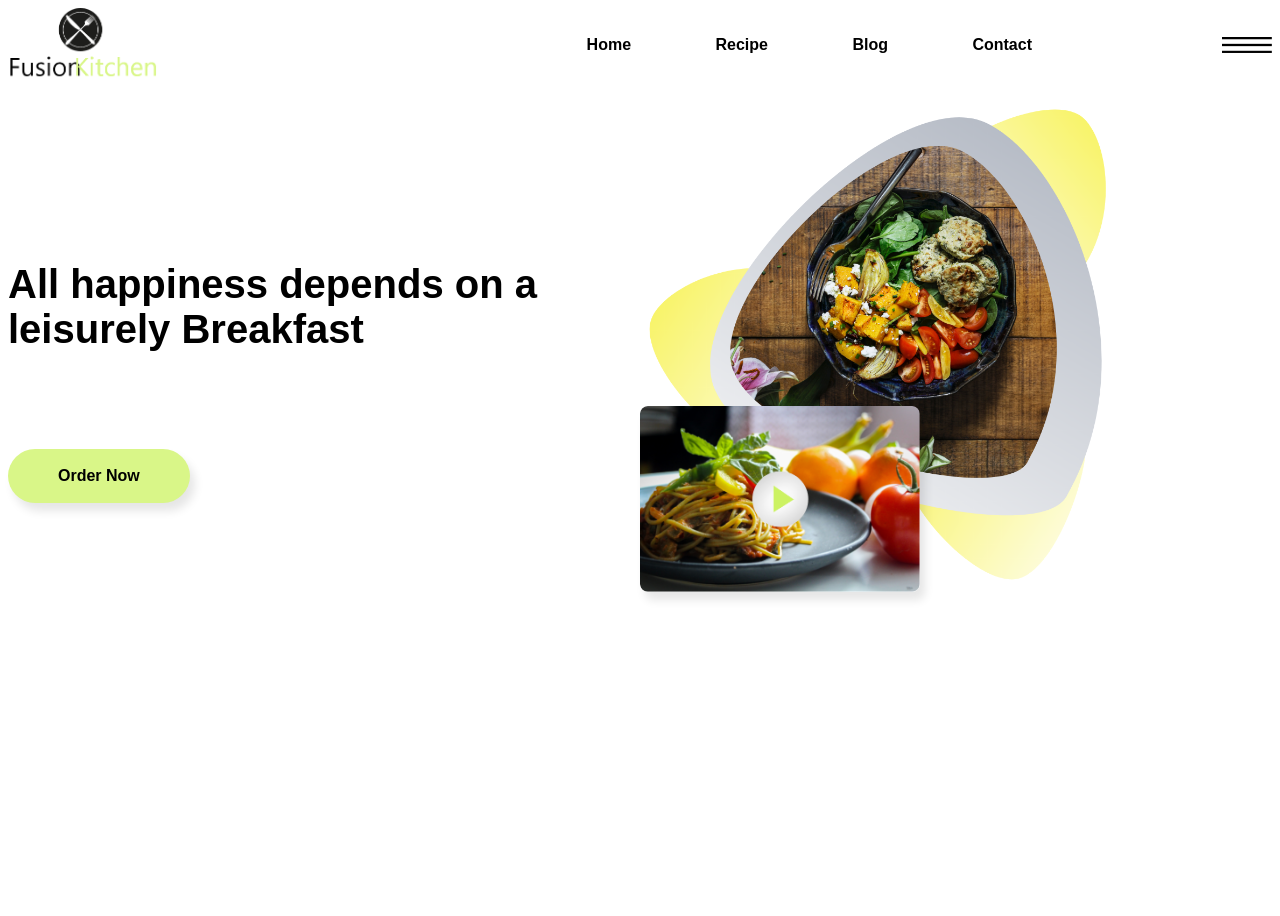
<file: Project2/index.html>
<!DOCTYPE html>
<html lang="en">
<head>
    <meta charset="UTF-8">
    <meta name="viewport" content="width=device-width, initial-scale=1.0">
    <link rel="stylesheet" href="index2.css">
    <title>Document</title>
</head>
<body>
    <div class="hero">
        <nav>
            <img src="images/logo.png" class="logo">
            <ul>
                <li><a href="#">Home</a></li>
                 <li><a href="#">Recipe</a></li>
                  <li><a href="#">Blog</a></li>
                   <li><a href="#">Contact</a></li>
            </ul>
            <img src="images/menu.png" class="menu">
        </nav>
        <div class="row">
            <div class="col">
                <h1>All happiness depends on a <br>leisurely Breakfast</h1>
                <a href="#">Order Now</a>

            </div>
            <div class="col">
                <img src="images/pic1.png" class="img">
                <img src="images/pic2.png" class="thumbnail-img">
            </div>
        </div>
    </div>
</body>
</html>
</file>
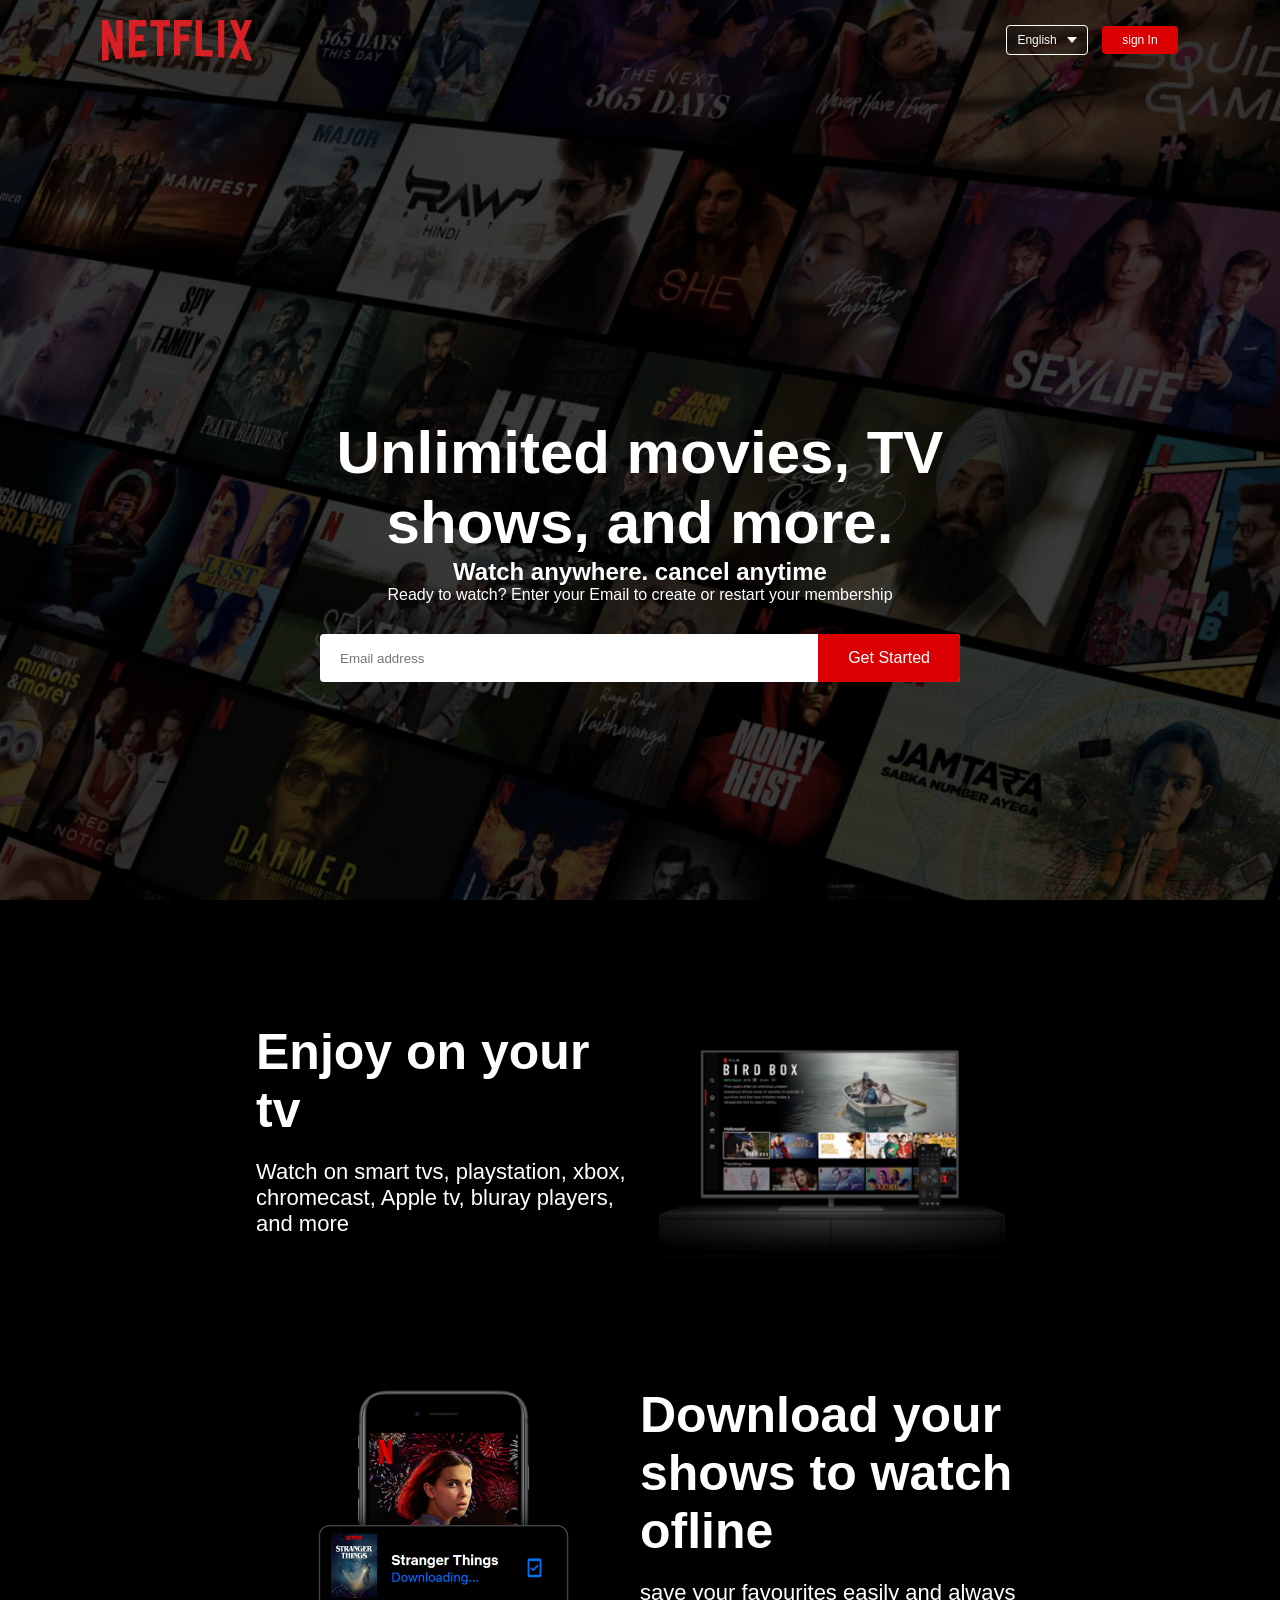
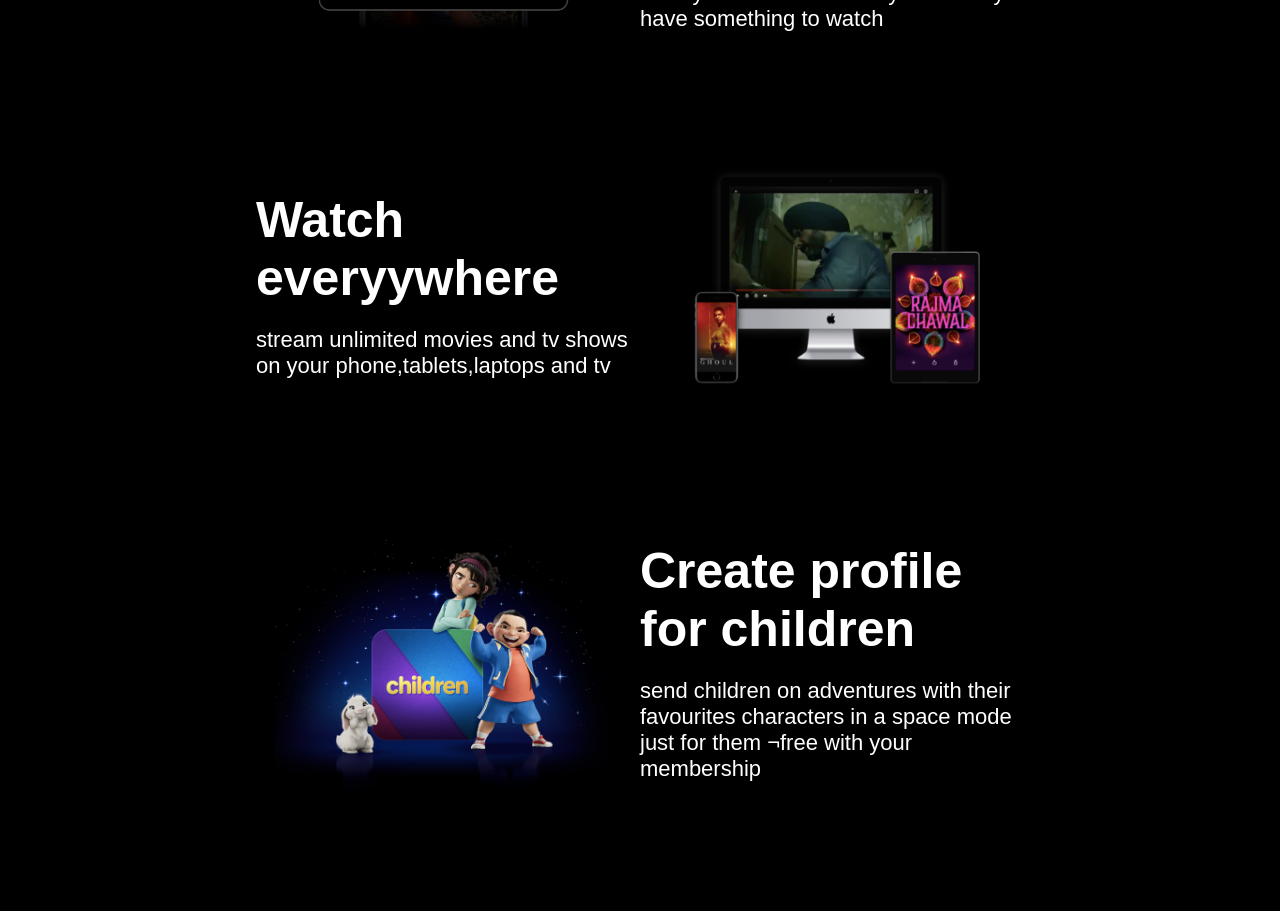
<file: project3/index3.html>
<!DOCTYPE html>
<html lang="en">
<head>
    <meta charset="UTF-8">
    <meta name="viewport" content="width=device-width, initial-scale=1.0">
    <link rel="stylesheet" href="index3.css">
    <title>Netflix</title>
</head>
<body>
    <div class="header">
        <nav>
            <img src="images/logo.png" class="logo">
            <div>
                <button class="language-btn">English <img src="images/down-icon.png" ></button>
                <button>sign In</button>
            </div>
        </nav>
        <div class="header-content">
            <h1>Unlimited movies, TV shows, and more.</h1>
            <h2>Watch anywhere. cancel anytime</h2>
            <p>Ready to watch? Enter your Email to create or restart your membership</p>
            <form class="Email-signup">
                <input type="email" placeholder="Email address" required>
                <button type="submit">Get Started</button>
            </form>
        </div>
    </div>

    <div class="features">
        <div class="rows">
            <div class="txt-col">
                <h2>Enjoy on your tv</h2>
                <p>Watch on smart tvs, playstation, xbox, chromecast, Apple tv, bluray players, and more</p>
            </div>
            <div class="img-col">
                <img src="images/feature-1.png" >
            </div>
        </div>
        <div class="rows">
             <div class="img-col">
                <img src="images/feature-2.png" >
            </div>
            <div class="txt-col">
                <h2>Download your shows to watch ofline</h2>
                <p>save your favourites easily and always have something to watch </p>
            </div>
           
        </div>
        <div class="rows">
            <div class="txt-col">
                <h2>Watch everyywhere</h2>
                <p>stream unlimited movies and tv shows on your phone,tablets,laptops and tv</p>
            </div>
            <div class="img-col">
                <img src="images/feature-3.png" >
            </div>

        </div>
        <div class="rows">
             <div class="img-col">
                <img src="images/feature-4.png" >
            </div>
            <div class="txt-col">
                <h2>Create profile for children</h2>
                <p>send children on adventures with their favourites characters in a space mode just for them ¬free with your membership </p>
            </div>
        
        </div>
    </div>

   
</body>
</html>
</file>
<file: Project2/index2.css>
*{
    margin: 10;
    padding: 10;
    font-family: 'poppins' , sans-serif;
}
.hero{
    width: 100%;
    height: 100vh;
    padding: 20px 10;
}
nav{
    width: 100%;
    display: flex;
    align-items: center;
    justify-content: space-between;
}
nav .logo{
    width: 150px;
    cursor: pointer;
}
nav .menu{
    width: 50px;
    cursor: pointer;
}
nav ul{
    flex: 1;
    text-align: right;
    margin-right: 150px;
}
nav ul li{
    list-style: none;
    display: inline-block;
    margin: 10px 30px;
}
nav ul li a{
    text-decoration: none;
    color: #000;
    font-weight: 700;
    position: relative;
    padding: 10px; 
}
nav ul li a::before{
    content: '';
    width: 100%;
    height: 0;
    background: #d9f688;
    position: absolute;
    z-index: -1;
    left: 0;
    bottom: -5px;
    border-bottom-left-radius: 8px;
    border-bottom-right-radius: 8px;
    transition: 0.5s;
}
nav ul li a:hover:before{
    height: 85px;
}
.row{
    display: flex;
    flex-wrap: wrap;
}
.col{
    flex-basis: 50%;
    position: relative; 
}
.img{
    width: 80%;
    margin-top: 10px;
}
.thumbnail-img{
    width: 280px;
    position: absolute;
    bottom: 10px;
    left: 0;
    border-radius: 8px;
    box-shadow: 5px 8px 10px rgba(0, 0, 0, 0.1);
}
.col h1{
    margin-top: 180px;
    font-size: 40px;
    font-weight: 600;
}
.col a{
    text-decoration: none;
    padding: 18px 50px;
    border-radius: 30px;
    background: #d9f688;
    display: inline-block;
    color: #000;
    font-weight: 700;
    margin-top: 70px;
    box-shadow: 5px 8px 10px rgba(0, 0, 0, 0.1);
}
</file>
<file: project3/index3.css>
*{
    margin: 0;
    padding: 0;
    font-family: 'poppins' , sans-serif;
    box-sizing: border-box;
}
body{
    background-color: black;
    color: #fff;
}
.header{
    width: 100%;
    height: 100vh;
    background-image: linear-gradient(rgba(0,0,0,0.7),rgba(0,0,0,0.7)), url(images/header-image.png);
    background-size: cover;
    background-position: center;
    padding: 10px 8%;
    position: relative;
}
nav{
    display: flex;
    align-items: center;
    justify-content: space-between;
    padding: 10px 0;
}
.logo{
    width: 150px;
    cursor: pointer;
}
nav button{
    border: 0;
    outline: 0;
    background: #db0001;
    color: #fff;
    padding: 7px 20px;
     font-size: 12px;
     border-radius: 4px;
     margin-left: 10px;
     cursor: pointer;
}
.language-btn{
    display: inline-flex;     
    align-items: center; 
    background: transparent;
    border: 1px solid #fff;
    padding: 7px 10px;
}
.language-btn img{
    width: 10px;
    margin-left: 10px;
}
.header-content{
    position: absolute;
    top: 50%;
    left: 50%;
    transform: translate(-50% , -50%);
    text-align: center;
    margin-top: 100px;
}
.header-content h1{
    font-size: 60px;
    line-height: 70px;
    font-weight: 600;
    max-width: 650px;
}
.header-content h3{
    font-weight: 400;
    margin-bottom: 20px;
}
.Email-signup{
    background: #fff;
    border-radius: 4px;
    display: flex;
    align-items: center;
    margin-top: 30px;
    overflow: hidden;
}
.Email-signup input{
    flex: 1;
    border: 0;
    outline: 0;
    margin-left: 20px;
}
.Email-signup button{
    background: #db0001;
    border: 0;
    outline: 0;
    color: #fff;
    font-size: 16px;
    cursor: pointer;
    padding: 15px 30px;
}

.features{
    padding: 50px 20%;
    font-size: 22px;
}
.rows{
    display: flex;
    width: 100%;
    align-items: center;
    flex-wrap: wrap;
    padding: 50px 0;
}
.txt-col{
    flex-basis: 50%;
    margin-bottom: 20px;
}
.img-col{
    flex-basis: 50%;
    margin-bottom: 20px;
}
.img-col img{
    display: block;
    width: 90%;
    margin: auto;
}
.features h2{
    font-size: 50px;
    font-weight: 600;
    margin-bottom: 20px;
}
</file>
